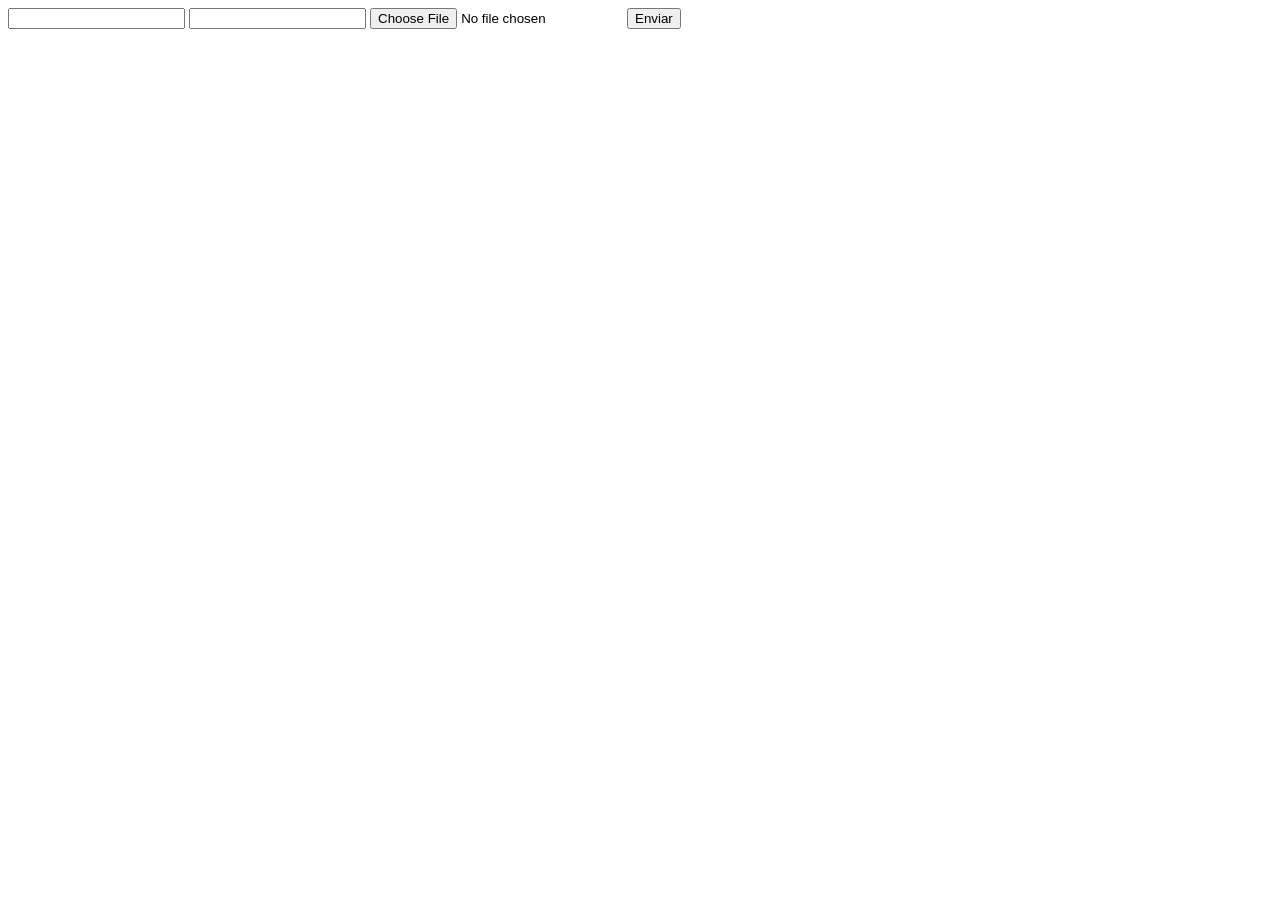
<file: web-data-viz/DOCUMENTOS_DE_APOIO/exemplo_de_upload_de_arquivo/public/index.html>
<!DOCTYPE html>
<html lang="en">

<head>
  <meta charset="UTF-8">
  <meta http-equiv="X-UA-Compatible" content="IE=edge">
  <meta name="viewport" content="width=device-width, initial-scale=1.0">
  <title>Upload</title>
</head>

<body>

  <div>
    <input name="nome" id="nome" type="text" />
    <input name="email" id="email" type="url" />
    <input name="foto" id="foto" type="file" />
    <button onclick="enviar()">Enviar</button>
  </div>

  <div id="container"></div>
</body>

</html>

<script>
  function enviar() {
    const formData = new FormData();
    formData.append('foto', foto.files[0])
    formData.append('nome', nome.value)
    formData.append('email', email.value)

    fetch("/usuarios/cadastro", {
      method: "POST",
      body: formData
    })
      .then(res => {
        window.location = "./perfil.html"
      })
      .catch(err => {
        console.log(err);
      })
  }
</script>
</file>
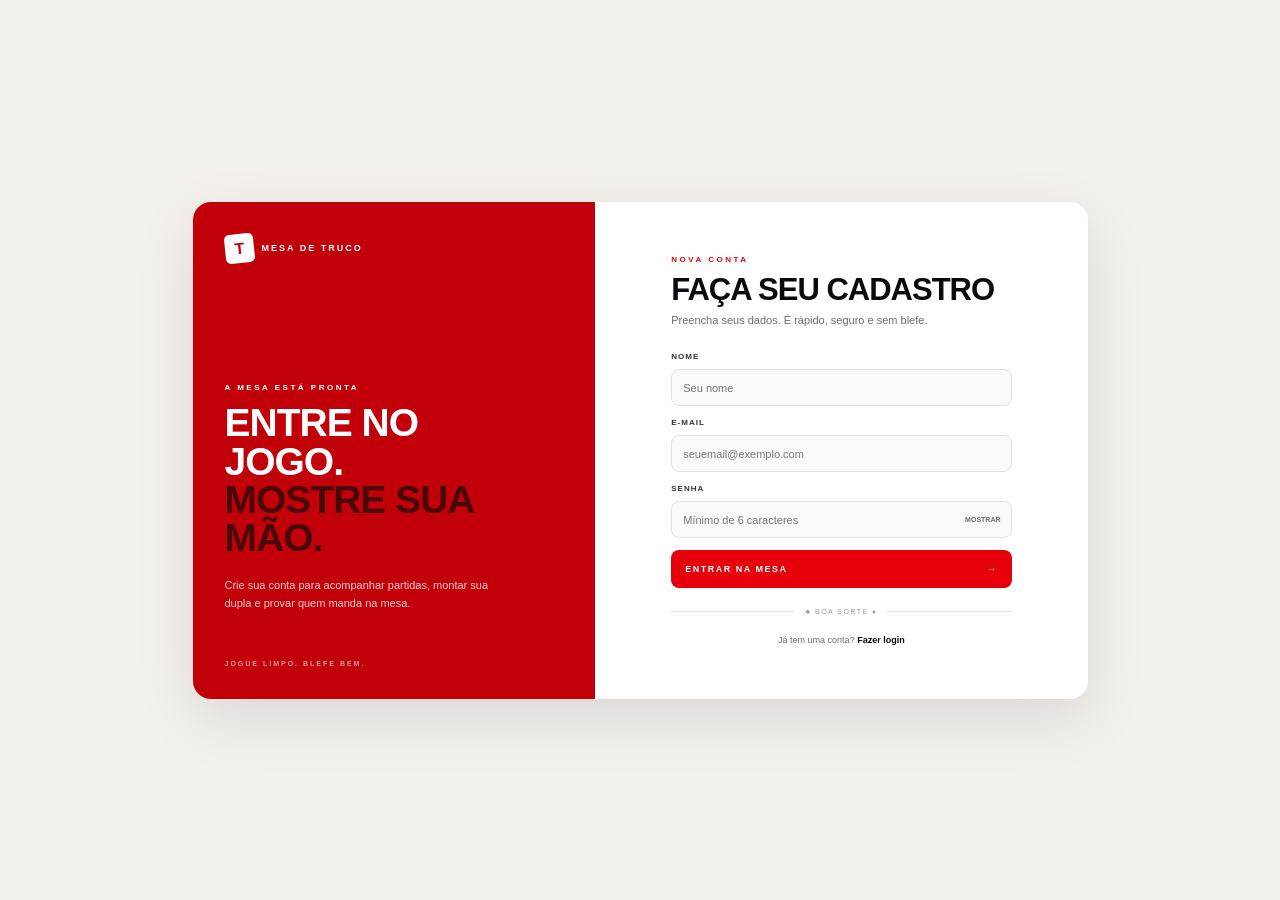
<file: web-data-viz/public/cadastro.html>
<!DOCTYPE html>
<html lang="ptBR">
<head>
    <meta charset="UTF-8">
    <meta name="viewport" content="width=device-width, initial-scale=1.0">
    <link rel="stylesheet" href="./css/cadastro.css">
    <title>Document</title>
</head>
<body>


  <main class="container">

 
    <section class="lado-esquerdo">
      <div class="logo">
        <span class="logo-icone">T</span>
        <span class="logo-nome">Mesa de Truco</span>
      </div>

      <div class="chamada">
       
        <div class="espaco-imagem"></div>

        <p class="etiqueta">A mesa está pronta</p>
        <h2>Entre no<br>jogo.<br><span>Mostre sua<br>mão.</span></h2>
        <p class="descricao">Crie sua conta para acompanhar partidas, montar sua dupla e provar quem manda na mesa.</p>
      </div>

      <p class="rodape">Jogue limpo. Blefe bem.</p>
    </section>
    <section class="lado-direito">
      <p class="etiqueta etiqueta-vermelha">Nova conta</p>
      <h1>Faça seu cadastro</h1>
      <p class="subtitulo">Preencha seus dados. É rápido, seguro e sem blefe.</p>

      <form id="form_cadastro">

         <label for="inp_nome">Nome</label>
        <div class="campo">
          <input type="text" id="inp_nome" name="nome" placeholder="Seu nome" required>
        </div>

        <label for="email">E-mail</label>
        <div class="campo">
          <input type="email" id="email" name="inp_email" placeholder="seuemail@exemplo.com" required>
        </div>

        <label for="senha">Senha</label>
        <div class="campo">
          <input type="password" id="inp_senha" name="senha" placeholder="Mínimo de 6 caracteres" minlength="6" required>
          <button type="button" class="mostrar">Mostrar</button>
        </div>

        <!-- <label for="confirmacao">Confirmação de senha</label>
        <div class="campo">
          <input type="password" id="confirmacao" name="confirmacao" placeholder="Mínimo de 6 caracteres" minlength="6" required>
          <button type="button" class="mostrar">Mostrar</button>
        </div> -->

        <button type="submit" id="bt_cadastrar" class="botao-entrar">
          <span>Entrar na mesa</span>
          <span>→</span>
        </button>
      </form>

      <!-- Mensagem de erro/sucesso devolvida pela API -->
      <p id="msg_erro" style="display:none; color:#bb2e2e; font-weight:bold; margin-top:0.8pc; font-size:0.9pc;"></p>

      <div class="divisor">♣ Boa sorte ♦</div>

      <p class="login">Já tem uma conta? <a href="./login.html">Fazer login</a></p>
    </section>

  </main>

    <script>
        // Mostra ou esconde a mensagem de retorno da API
        function mostrarMensagem(texto, cor) {
            var msg = document.getElementById("msg_erro");
            if (texto) {
                msg.textContent = texto;
                msg.style.color = cor || "#bb2e2e";
                msg.style.display = "block";
            } else {
                msg.textContent = "";
                msg.style.display = "none";
            }
        }

        function cadastrar() {
            var nomeVar = document.getElementById("inp_nome").value.trim();
            var emailVar = document.getElementById("email").value.trim();
            var senhaVar = document.getElementById("inp_senha").value;
            var botao = document.getElementById("bt_cadastrar");
            var textoOriginal = botao.innerHTML;

            // Verificando se há algum campo em branco
            if (nomeVar == "" || emailVar == "" || senhaVar == "") {
                mostrarMensagem("Preencha nome, e-mail e senha.");
                return false;
            }

            if (emailVar.indexOf("@") == -1) {
                mostrarMensagem("E-mail inválido! Use o formato nome@provedor.com.");
                return false;
            }

            mostrarMensagem("");
            botao.disabled = true;
            botao.innerHTML = "<span>Cadastrando...</span>";

            // Enviando os dados para a API (rota POST /usuarios/cadastrar)
            fetch("/usuarios/cadastrar", {
                method: "POST",
                headers: {
                    "Content-Type": "application/json",
                },
                body: JSON.stringify({
                    nomeServer: nomeVar,
                    emailServer: emailVar,
                    senhaServer: senhaVar
                }),
            })
                .then(function (resposta) {
                    console.log("Status do cadastro:", resposta.status);

                    if (resposta.ok) {
                        mostrarMensagem("Cadastro realizado com sucesso! Redirecionando para o login...", "#2e7d32");

                        setTimeout(function () {
                            window.location = "./login.html";
                        }, 1500);
                        return null;
                    }

                    // A API devolveu erro (400 campos, 409 e-mail repetido, 500 banco)
                    return resposta.text().then(function (texto) {
                        var mensagem = texto;

                        // Respostas em JSON (ex.: e-mail já cadastrado) chegam como texto
                        try {
                            var json = JSON.parse(texto);
                            mensagem = json.mensagem || texto;
                        } catch (e) {
                            // não é JSON, usa o texto cru mesmo
                        }

                        mostrarMensagem(mensagem || "Houve um erro ao tentar realizar o cadastro!");
                        botao.disabled = false;
                        botao.innerHTML = textoOriginal;
                    });
                })
                .catch(function (erro) {
                    console.log(erro);
                    mostrarMensagem("Não foi possível falar com a API. Verifique se ela está rodando.");
                    botao.disabled = false;
                    botao.innerHTML = textoOriginal;
                });

            return false;
        }

        // Impede o POST do form (que daria 404) e dispara o cadastro.
        // Assim tanto o botão quanto a tecla Enter caem aqui, uma única vez.
        document.getElementById("form_cadastro").addEventListener("submit", function (evento) {
            evento.preventDefault();
            cadastrar();
        });

        // Botão "Mostrar"/"Ocultar" da senha
        document.querySelectorAll(".mostrar").forEach(function (botaoMostrar) {
            botaoMostrar.addEventListener("click", function () {
                var input = botaoMostrar.parentElement.querySelector("input");
                if (input.type === "password") {
                    input.type = "text";
                    botaoMostrar.textContent = "Ocultar";
                } else {
                    input.type = "password";
                    botaoMostrar.textContent = "Mostrar";
                }
            });
        });
    </script>

</body>
</html>
</file>
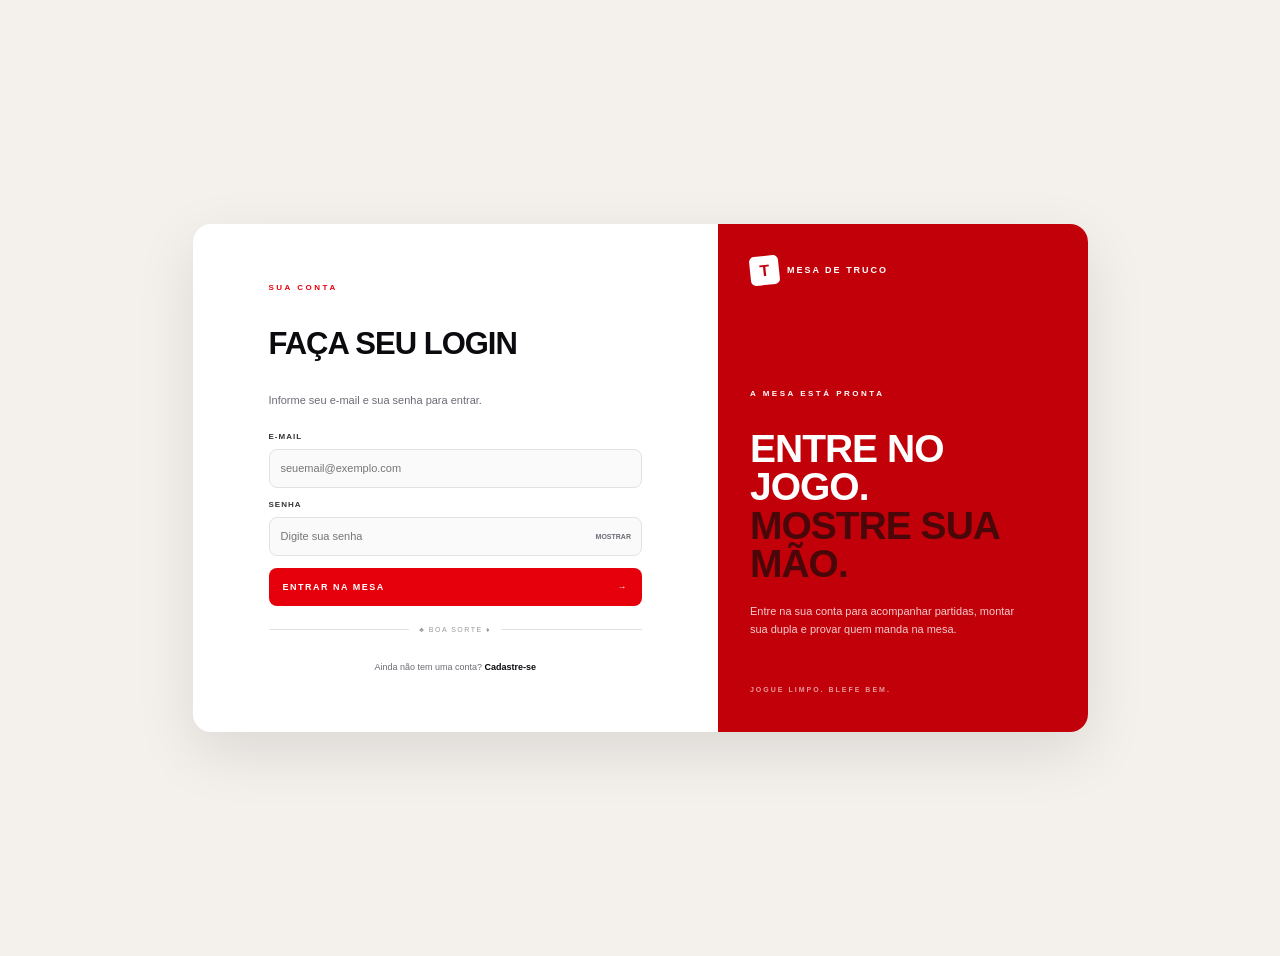
<file: web-data-viz/public/login.html>
<!DOCTYPE html>
<html lang="ptBR">
<head>
    <meta charset="UTF-8">
    <meta name="viewport" content="width=device-width, initial-scale=1.0">
    <link rel="stylesheet" href="./css/login.css">
    <title>Document</title>
</head>
<body>

  <main class="container">


    <section class="lado-formulario">
      <p class="etiqueta etiqueta-vermelha">Sua conta</p>
      <h1>Faça seu login</h1>
      <p class="subtitulo">Informe seu e-mail e sua senha para entrar.</p>

      <form id="form_login" method="post">
        <label for="email">E-mail</label>
        <div class="campo">
          <input type="email" id="email" name="email" placeholder="seuemail@exemplo.com" required>
        </div>

        <label for="senha">Senha</label>
        <div class="campo">
          <input type="password" id="senha" name="senha" placeholder="Digite sua senha" required>
          <button type="button" class="mostrar">Mostrar</button>
        </div>

        <button type="submit" id="bt_entrar" class="botao-entrar">
          <span>Entrar na mesa</span>
          <span>→</span>
        </button>
      </form>

      <!-- Mensagem de erro/sucesso devolvida pela API -->
      <p id="msg_erro" style="display:none; color:#bb2e2e; font-weight:bold; margin-top:0.8pc; font-size:0.9pc;"></p>

      <div class="divisor">♣ Boa sorte ♦</div>

      <p class="login">Ainda não tem uma conta? <a href="./cadastro.html">Cadastre-se</a></p>
    </section>


    <section class="lado-vermelho">
      <div class="logo">
        <span class="logo-icone">T</span>
        <span class="logo-nome">Mesa de Truco</span>
      </div>

      <div class="chamada">

        <div class="espaco-imagem"></div>

        <p class="etiqueta">A mesa está pronta</p>
        <h2>Entre no<br>jogo.<br><span>Mostre sua<br>mão.</span></h2>
        <p class="descricao">Entre na sua conta para acompanhar partidas, montar sua dupla e provar quem manda na mesa.</p>
      </div>
      <p class="rodape">Jogue limpo. Blefe bem.</p>
    </section>

  </main>

    <script>
        // Mostra ou esconde a mensagem de retorno da API
        function mostrarMensagem(texto, cor) {
            var msg = document.getElementById("msg_erro");
            if (texto) {
                msg.textContent = texto;
                msg.style.color = cor || "#bb2e2e";
                msg.style.display = "block";
            } else {
                msg.textContent = "";
                msg.style.display = "none";
            }
        }

        function entrar() {
            var emailVar = document.getElementById("email").value.trim();
            var senhaVar = document.getElementById("senha").value;
            var botao = document.getElementById("bt_entrar");
            var textoOriginal = botao.innerHTML;

            if (emailVar == "" || senhaVar == "") {
                mostrarMensagem("Preencha o e-mail e a senha.");
                return false;
            }

            mostrarMensagem("");
            botao.disabled = true;
            botao.innerHTML = "<span>Entrando...</span>";

            fetch("/usuarios/autenticar", {
                method: "POST",
                headers: {
                    "Content-Type": "application/json"
                },
                body: JSON.stringify({
                    emailServer: emailVar,
                    senhaServer: senhaVar
                })
            }).then(function (resposta) {
                console.log("Status do login:", resposta.status);

                if (resposta.ok) {
                    // Login aprovado: guarda a sessão e vai para a home
                    return resposta.json().then(function (json) {
                        console.log("Usuário logado:", json);
                        sessionStorage.EMAIL_USUARIO = json.email;
                        sessionStorage.NOME_USUARIO = json.nome;
                        sessionStorage.ID_USUARIO = json.id;
                        sessionStorage.AQUARIOS = JSON.stringify(json.aquarios || []);

                        window.location = "./index.html";
                    });
                }

                // Login recusado (403) ou erro na API (500)
                return resposta.text().then(function (texto) {
                    mostrarMensagem(texto || "E-mail e/ou senha inválidos.");
                    botao.disabled = false;
                    botao.innerHTML = textoOriginal;
                });

            }).catch(function (erro) {
                console.log(erro);
                mostrarMensagem("Não foi possível falar com a API. Verifique se ela está rodando.");
                botao.disabled = false;
                botao.innerHTML = textoOriginal;
            });

            return false;
        }

        // Impede o POST do form (que daria 404) e dispara o login.
        // Assim tanto o botão quanto a tecla Enter caem aqui, uma única vez.
        document.getElementById("form_login").addEventListener("submit", function (evento) {
            evento.preventDefault();
            entrar();
        });

        // Botão "Mostrar"/"Ocultar" da senha
        document.querySelectorAll(".mostrar").forEach(function (botaoMostrar) {
            botaoMostrar.addEventListener("click", function () {
                var input = botaoMostrar.parentElement.querySelector("input");
                if (input.type === "password") {
                    input.type = "text";
                    botaoMostrar.textContent = "Ocultar";
                } else {
                    input.type = "password";
                    botaoMostrar.textContent = "Mostrar";
                }
            });
        });
    </script>

</body>
</html>
</file>
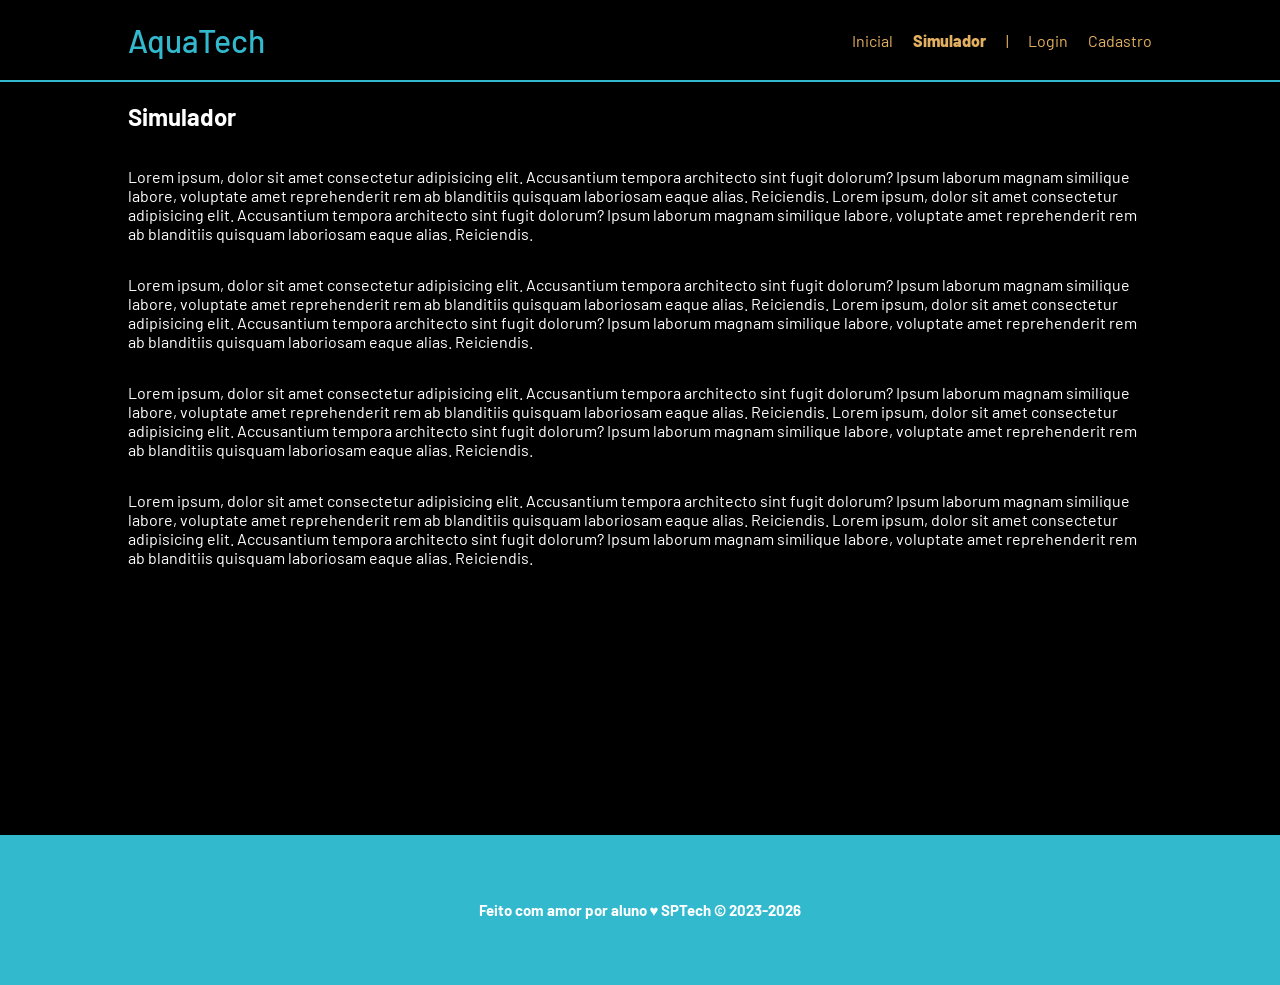
<file: web-data-viz/public/simulador.html>
<!DOCTYPE html>
<html lang="pt-br">

<head>
    <meta charset="UTF-8">
    <meta http-equiv="X-UA-Compatible" content="IE=edge">
    <meta name="viewport" content="width=device-width, initial-scale=1.0">

    <title>AquaTech | Simulador</title>

    <script src="./js/sessao.js"></script>

    <link rel="stylesheet" href="./css/estilo.css">
    <link rel="icon" href="./assets/icon/favicon2.ico">
    <link rel="preconnect" href="https://fonts.gstatic.com">
</head>

<body>

    <!--header inicio-->
    <div class="header">
        <div class="container">
            <h1 class="titulo">AquaTech</h1>
            <ul class="navbar">
                <li>
                    <a href="./index.html">Inicial</a>
                </li>
                <li class="agora">Simulador</li>
                <li>|</li>
                <li>
                    <a href="./login.html">Login</a>
                </li>
                <li>
                    <a href="./login.html">Cadastro</a>
                </li>
            </ul>
        </div>
    </div>


    <!-- simulador inicio -->
    <div class="simulador">
        <div class="container">
            <h2>Simulador</h2>
            <p>Lorem ipsum, dolor sit amet consectetur adipisicing elit. Accusantium tempora architecto sint fugit
                dolorum? Ipsum laborum magnam similique labore, voluptate amet reprehenderit rem ab blanditiis quisquam
                laboriosam eaque alias. Reiciendis. Lorem ipsum, dolor sit amet consectetur adipisicing elit.
                Accusantium tempora architecto sint fugit dolorum? Ipsum laborum magnam similique labore, voluptate amet
                reprehenderit rem ab blanditiis quisquam laboriosam eaque alias. Reiciendis.</p>
            <p>Lorem ipsum, dolor sit amet consectetur adipisicing elit. Accusantium tempora architecto sint fugit
                dolorum? Ipsum laborum magnam similique labore, voluptate amet reprehenderit rem ab blanditiis quisquam
                laboriosam eaque alias. Reiciendis. Lorem ipsum, dolor sit amet consectetur adipisicing elit.
                Accusantium tempora architecto sint fugit dolorum? Ipsum laborum magnam similique labore, voluptate amet
                reprehenderit rem ab blanditiis quisquam laboriosam eaque alias. Reiciendis.</p>
            <p>Lorem ipsum, dolor sit amet consectetur adipisicing elit. Accusantium tempora architecto sint fugit
                dolorum? Ipsum laborum magnam similique labore, voluptate amet reprehenderit rem ab blanditiis quisquam
                laboriosam eaque alias. Reiciendis. Lorem ipsum, dolor sit amet consectetur adipisicing elit.
                Accusantium tempora architecto sint fugit dolorum? Ipsum laborum magnam similique labore, voluptate amet
                reprehenderit rem ab blanditiis quisquam laboriosam eaque alias. Reiciendis.</p>
            <p>Lorem ipsum, dolor sit amet consectetur adipisicing elit. Accusantium tempora architecto sint fugit
                dolorum? Ipsum laborum magnam similique labore, voluptate amet reprehenderit rem ab blanditiis quisquam
                laboriosam eaque alias. Reiciendis. Lorem ipsum, dolor sit amet consectetur adipisicing elit.
                Accusantium tempora architecto sint fugit dolorum? Ipsum laborum magnam similique labore, voluptate amet
                reprehenderit rem ab blanditiis quisquam laboriosam eaque alias. Reiciendis.</p>

        </div>
    </div>
    <!-- simulador fim -->

    <!--footer inicio-->
    <div class="footer">
        <div class="container">
            <h4>Feito com amor por aluno &hearts; SPTech &copy; 2023-2026</h4>
        </div>
    </div>
    <!--footer fim-->


</body>

</html>
</file>
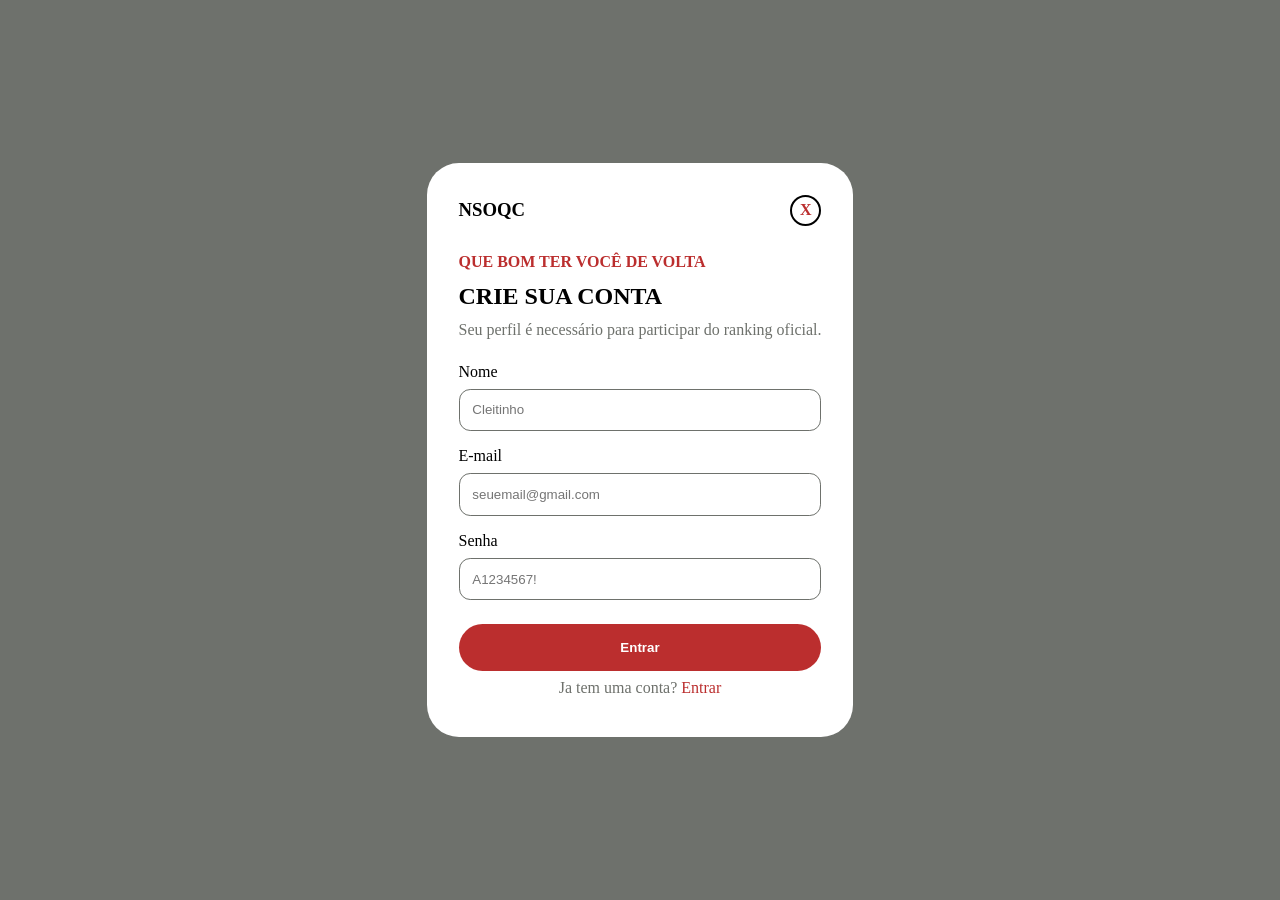
<file: web/public/cadastro.html>
<!DOCTYPE html>
<html lang="ptBR">
<head>
    <meta charset="UTF-8">
    <meta name="viewport" content="width=device-width, initial-scale=1.0">
    <link rel="stylesheet" href="./css/login.css">
    <title>Document</title>
</head>
<body>

    <section id="login">
        <div id="login_titulo">

            <div id="voltar">

                <h3>NSOQC</h3>
                <a id="x_voltar" href="./index.html">X</a>
            </div>
        
            <p class="texto_vermelho">QUE BOM TER VOCÊ DE VOLTA</p>
            <h2>CRIE SUA CONTA</h2>
            <p class="subtexto">Seu perfil é necessário para participar do ranking oficial.</p>

        </div>

        <div class="inp_campos">

            <label for="">Nome</label>
            <input type="text" id="inp_email" class="campo" placeholder="Cleitinho">
            <span></span>
        </div>
        
        <div class="inp_campos">

            <label for="">E-mail</label>
            <input type="text" id="inp_email" class="campo" placeholder="seuemail@gmail.com">
            <span></span>
        </div>
        
        <div class="inp_campos">

            <label for="">Senha</label>
            <input  type="text" id="inp_senha" class="campo" placeholder="A1234567!">
            <span></span>
        
        </div>
        <button id="bt_entrar">Entrar</button>
    
        <div id="rodape">
            <p>Ja tem uma conta?<a id="link" href="./login.html"> Entrar</a> </p>
        </div>

    </section>

</body>
</html>
</file>
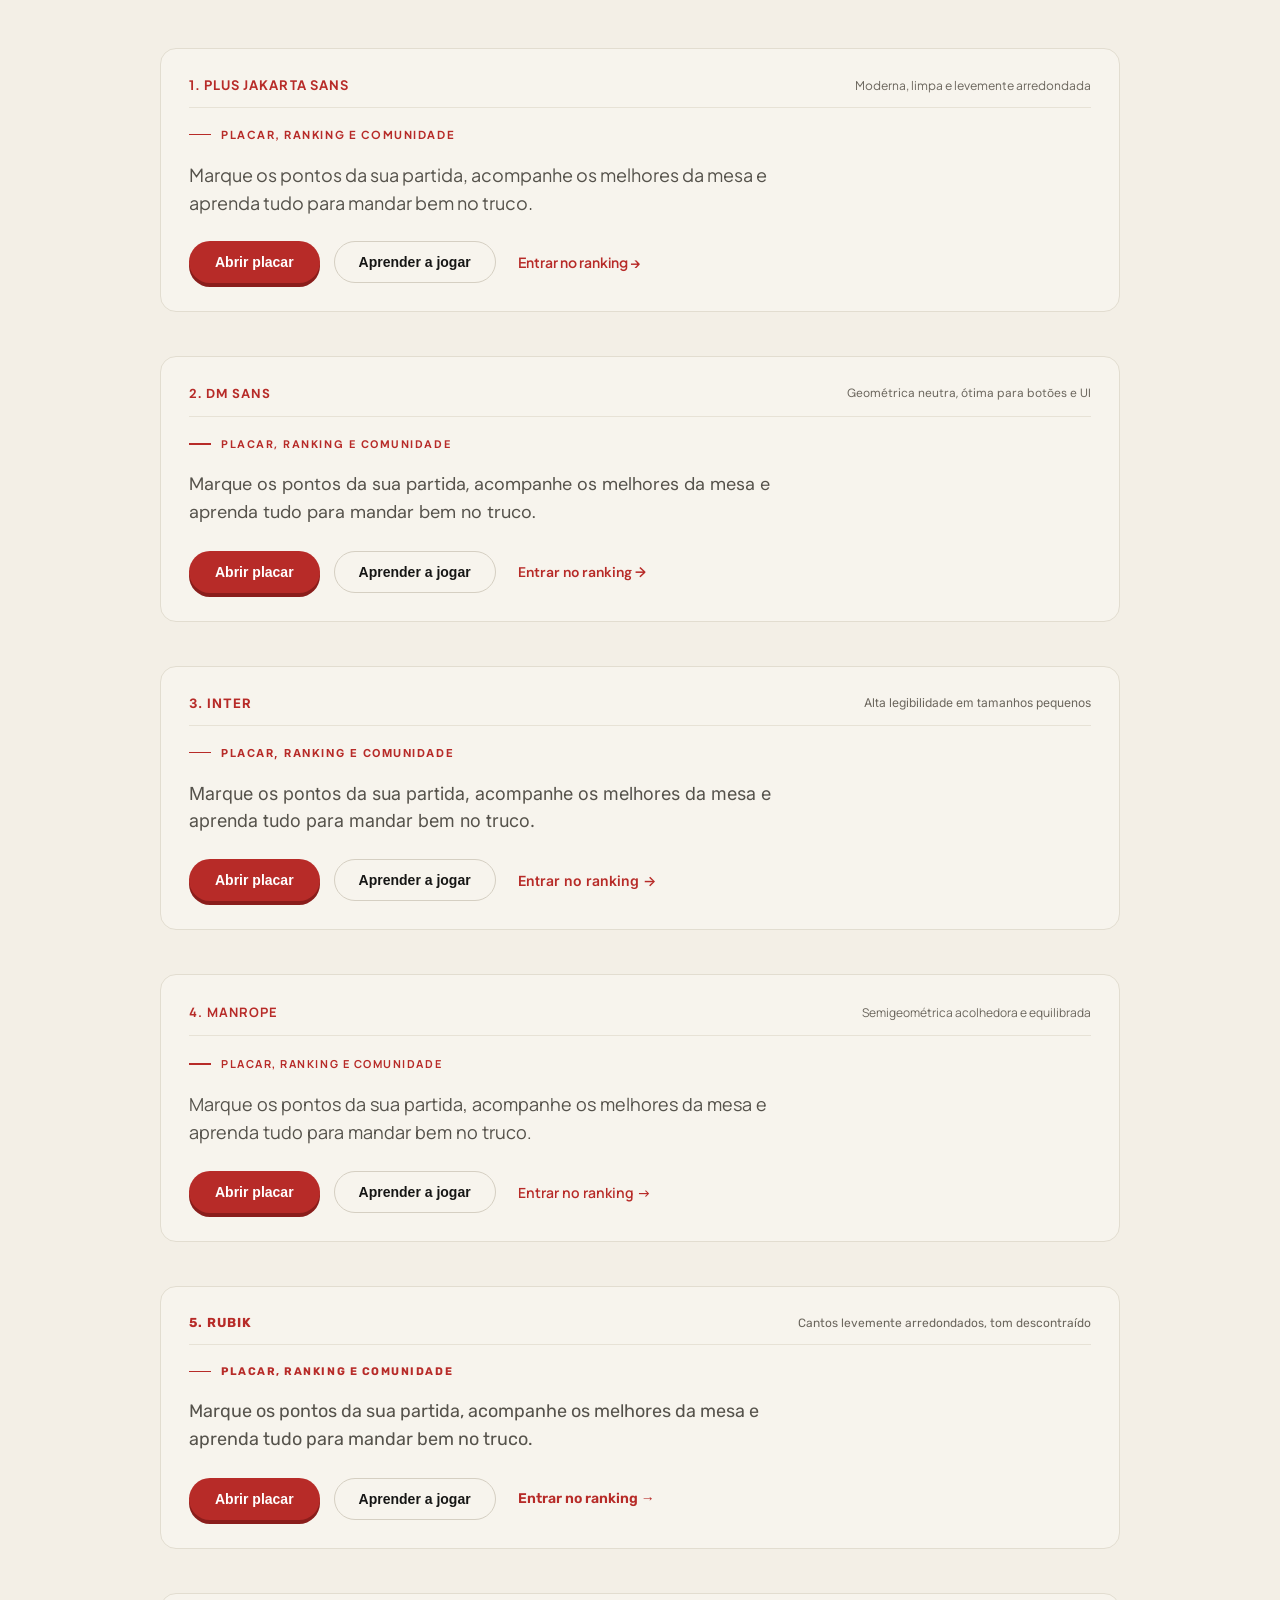
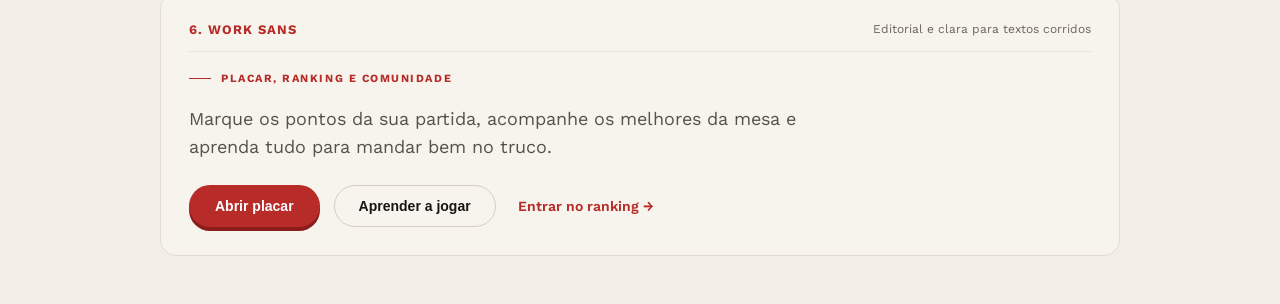
<file: web/public/fontes.html>
<!DOCTYPE html>
<html lang="pt-BR">
<head>
  <meta charset="UTF-8">
  <meta name="viewport" content="width=device-width, initial-scale=1.0">
  <title>Comparativo de Fontes — Textos Menores e Botões</title>

  <!-- Fontes do Google Fonts ideais para UI, parágrafos e botões -->
  <link rel="preconnect" href="https://fonts.googleapis.com">
  <link rel="preconnect" href="https://fonts.gstatic.com" crossorigin>
  <link href="https://fonts.googleapis.com/css2?family=DM+Sans:wght@400;500;600;700&family=Inter:wght@400;500;600;700&family=Manrope:wght@400;500;600;700&family=Plus+Jakarta+Sans:wght@400;500;600;700&family=Rubik:wght@400;500;600;700&family=Work+Sans:wght@400;500;600;700&display=swap" rel="stylesheet">

  <style>
    * {
      box-sizing: border-box;
      margin: 0;
      padding: 0;
    }

    body {
      background-color: #f3efe6;
      color: #161615;
      font-family: 'Plus Jakarta Sans', sans-serif;
      padding: 48px 24px;
    }

    .container {
      max-width: 960px;
      margin: 0 auto;
      display: flex;
      flex-direction: column;
      gap: 44px;
    }

    .card-fonte {
      background-color: #f7f4ed;
      border: 1px solid #e2ddd0;
      border-radius: 16px;
      padding: 28px;
      display: flex;
      flex-direction: column;
      gap: 20px;
    }

    .cabecalho-fonte {
      display: flex;
      justify-content: space-between;
      align-items: center;
      flex-wrap: wrap;
      gap: 8px;
      padding-bottom: 14px;
      border-bottom: 1px solid #e7e2d6;
    }

    .nome-fonte {
      font-size: 13px;
      font-weight: 700;
      letter-spacing: 0.08em;
      text-transform: uppercase;
      color: #b72b28;
    }

    .estilo-info {
      font-size: 12px;
      color: #6b665d;
    }

    /* Elementos internos do bloco */
    .etiqueta-topo {
      display: inline-flex;
      align-items: center;
      gap: 10px;
      font-size: 11px;
      font-weight: 700;
      letter-spacing: 0.14em;
      text-transform: uppercase;
      color: #b72b28;
    }

    .etiqueta-topo::before {
      content: "";
      width: 22px;
      height: 1.5px;
      background-color: #b72b28;
      display: inline-block;
    }

    .descricao {
      font-size: 18px;
      line-height: 1.55;
      color: #55524b;
      max-width: 620px;
      font-weight: 400;
    }

    .acoes {
      display: flex;
      align-items: center;
      flex-wrap: wrap;
      gap: 14px;
      padding-top: 4px;
    }

    .btn-primario {
      background-color: #b72b28;
      color: #ffffff;
      border: none;
      border-radius: 999px;
      padding: 13px 26px;
      font-size: 14px;
      font-weight: 600;
      cursor: pointer;
      box-shadow: 0 4px 0 #8a1d1b;
    }

    .btn-secundario {
      background-color: transparent;
      color: #161615;
      border: 1.5px solid #d5cfc2;
      border-radius: 999px;
      padding: 12px 24px;
      font-size: 14px;
      font-weight: 600;
      cursor: pointer;
    }

    .link-acao {
      color: #b72b28;
      font-size: 14px;
      font-weight: 600;
      text-decoration: none;
      padding: 6px 8px;
    }

    /* Famílias testadas */
    .f-jakarta { font-family: 'Plus Jakarta Sans', sans-serif; }
    .f-dmsans  { font-family: 'DM Sans', sans-serif; }
    .f-inter   { font-family: 'Inter', sans-serif; }
    .f-manrope { font-family: 'Manrope', sans-serif; }
    .f-rubik   { font-family: 'Rubik', sans-serif; }
    .f-work    { font-family: 'Work Sans', sans-serif; }
  </style>
</head>
<body>

  <main class="container">

    <!-- 1. Plus Jakarta Sans -->
    <section class="card-fonte f-jakarta">
      <div class="cabecalho-fonte">
        <span class="nome-fonte">1. Plus Jakarta Sans</span>
        <span class="estilo-info">Moderna, limpa e levemente arredondada</span>
      </div>
      <div class="etiqueta-topo">PLACAR, RANKING E COMUNIDADE</div>
      <p class="descricao">Marque os pontos da sua partida, acompanhe os melhores da mesa e aprenda tudo para mandar bem no truco.</p>
      <div class="acoes">
        <button class="btn-primario" type="button">Abrir placar</button>
        <button class="btn-secundario" type="button">Aprender a jogar</button>
        <a class="link-acao" href="#ranking">Entrar no ranking &rarr;</a>
      </div>
    </section>

    <!-- 2. DM Sans -->
    <section class="card-fonte f-dmsans">
      <div class="cabecalho-fonte">
        <span class="nome-fonte">2. DM Sans</span>
        <span class="estilo-info">Geométrica neutra, ótima para botões e UI</span>
      </div>
      <div class="etiqueta-topo">PLACAR, RANKING E COMUNIDADE</div>
      <p class="descricao">Marque os pontos da sua partida, acompanhe os melhores da mesa e aprenda tudo para mandar bem no truco.</p>
      <div class="acoes">
        <button class="btn-primario" type="button">Abrir placar</button>
        <button class="btn-secundario" type="button">Aprender a jogar</button>
        <a class="link-acao" href="#ranking">Entrar no ranking &rarr;</a>
      </div>
    </section>

    <!-- 3. Inter -->
    <section class="card-fonte f-inter">
      <div class="cabecalho-fonte">
        <span class="nome-fonte">3. Inter</span>
        <span class="estilo-info">Alta legibilidade em tamanhos pequenos</span>
      </div>
      <div class="etiqueta-topo">PLACAR, RANKING E COMUNIDADE</div>
      <p class="descricao">Marque os pontos da sua partida, acompanhe os melhores da mesa e aprenda tudo para mandar bem no truco.</p>
      <div class="acoes">
        <button class="btn-primario" type="button">Abrir placar</button>
        <button class="btn-secundario" type="button">Aprender a jogar</button>
        <a class="link-acao" href="#ranking">Entrar no ranking &rarr;</a>
      </div>
    </section>

    <!-- 4. Manrope -->
    <section class="card-fonte f-manrope">
      <div class="cabecalho-fonte">
        <span class="nome-fonte">4. Manrope</span>
        <span class="estilo-info">Semigeométrica acolhedora e equilibrada</span>
      </div>
      <div class="etiqueta-topo">PLACAR, RANKING E COMUNIDADE</div>
      <p class="descricao">Marque os pontos da sua partida, acompanhe os melhores da mesa e aprenda tudo para mandar bem no truco.</p>
      <div class="acoes">
        <button class="btn-primario" type="button">Abrir placar</button>
        <button class="btn-secundario" type="button">Aprender a jogar</button>
        <a class="link-acao" href="#ranking">Entrar no ranking &rarr;</a>
      </div>
    </section>

    <!-- 5. Rubik -->
    <section class="card-fonte f-rubik">
      <div class="cabecalho-fonte">
        <span class="nome-fonte">5. Rubik</span>
        <span class="estilo-info">Cantos levemente arredondados, tom descontraído</span>
      </div>
      <div class="etiqueta-topo">PLACAR, RANKING E COMUNIDADE</div>
      <p class="descricao">Marque os pontos da sua partida, acompanhe os melhores da mesa e aprenda tudo para mandar bem no truco.</p>
      <div class="acoes">
        <button class="btn-primario" type="button">Abrir placar</button>
        <button class="btn-secundario" type="button">Aprender a jogar</button>
        <a class="link-acao" href="#ranking">Entrar no ranking &rarr;</a>
      </div>
    </section>

    <!-- 6. Work Sans -->
    <section class="card-fonte f-work">
      <div class="cabecalho-fonte">
        <span class="nome-fonte">6. Work Sans</span>
        <span class="estilo-info">Editorial e clara para textos corridos</span>
      </div>
      <div class="etiqueta-topo">PLACAR, RANKING E COMUNIDADE</div>
      <p class="descricao">Marque os pontos da sua partida, acompanhe os melhores da mesa e aprenda tudo para mandar bem no truco.</p>
      <div class="acoes">
        <button class="btn-primario" type="button">Abrir placar</button>
        <button class="btn-secundario" type="button">Aprender a jogar</button>
        <a class="link-acao" href="#ranking">Entrar no ranking &rarr;</a>
      </div>
    </section>

  </main>

</body>
</html>
</file>
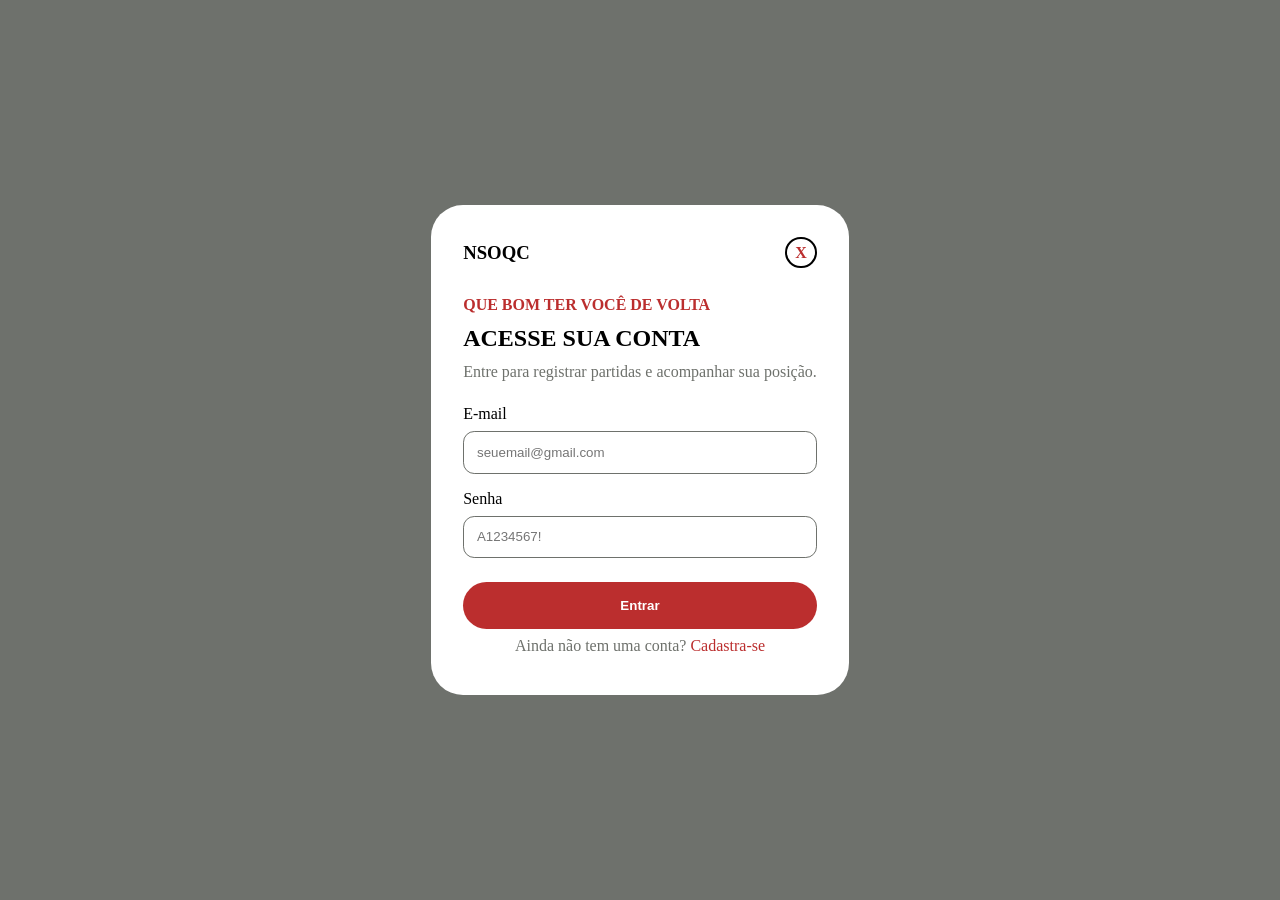
<file: web/public/login.html>
<!DOCTYPE html>
<html lang="ptBR">
<head>
    <meta charset="UTF-8">
    <meta name="viewport" content="width=device-width, initial-scale=1.0">
    <link rel="stylesheet" href="./css/login.css">
    <title>Document</title>
</head>
<body>

    <section id="login">
        <div id="login_titulo">

            <div id="voltar">

                <h3>NSOQC</h3>
                <a id="x_voltar" href="./index.html">X</a>
            </div>
        

            <p class="texto_vermelho">QUE BOM TER VOCÊ DE VOLTA</p>
            <h2>ACESSE SUA CONTA</h2>
            <p class="subtexto">Entre para registrar partidas e acompanhar sua posição.</p>

        </div>
        
        <div class="inp_campos">

            <label for="">E-mail</label>
            <input type="text" id="inp_email" class="campo" placeholder="seuemail@gmail.com">
            <span></span>
        </div>
        
        <div class="inp_campos">

            <label for="">Senha</label>
            <input  type="text" id="inp_senha" class="campo" placeholder="A1234567!">
            <span></span>
        
        </div>
        <button id="bt_entrar">Entrar</button>
    
        <div id="rodape">
            <p>Ainda não tem uma conta?  <a href="./cadastro.html">Cadastra-se</a> </p>
        </div>

    </section>

</body>
</html>
</file>
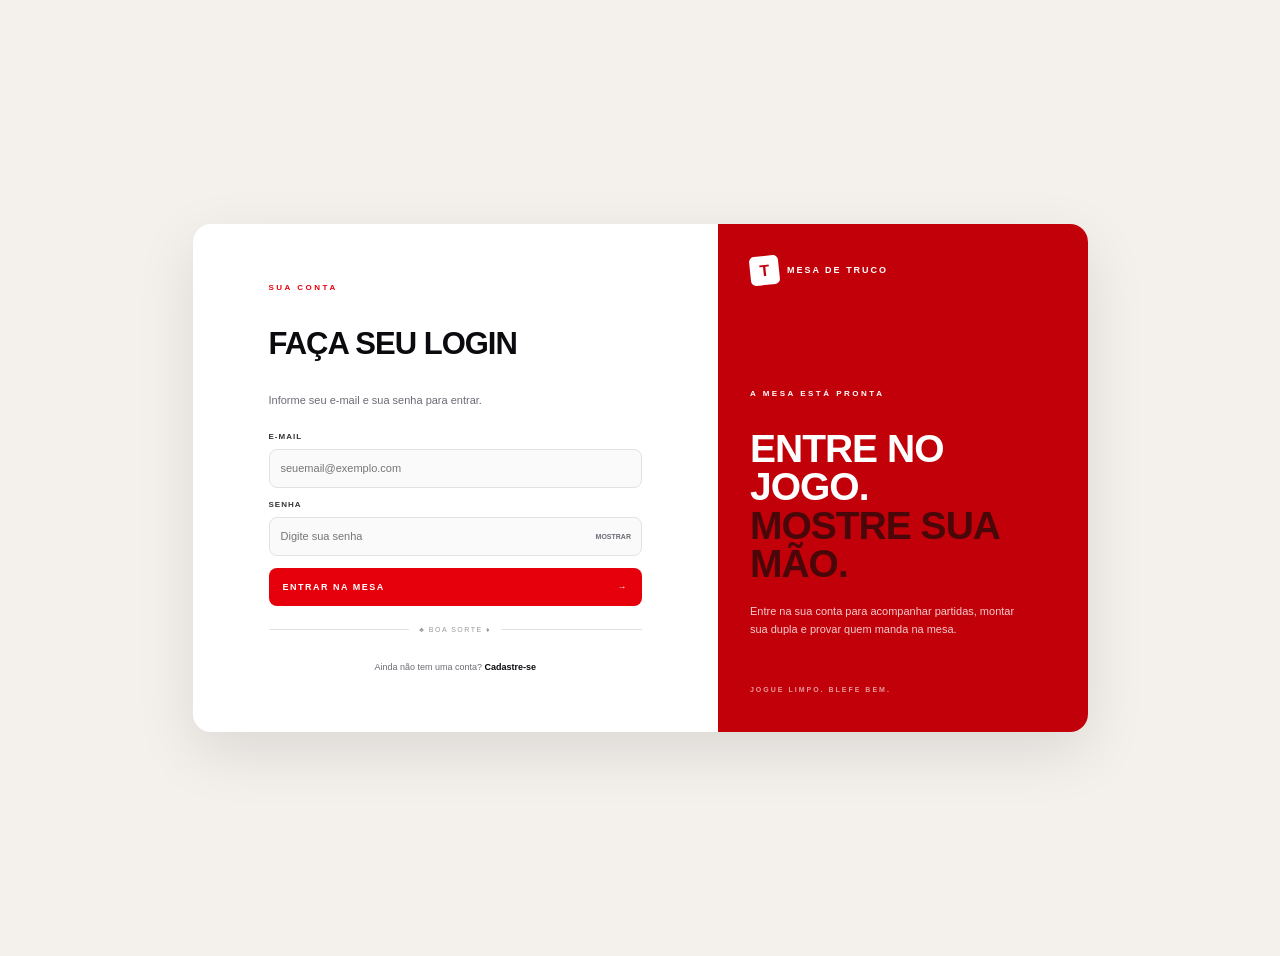
<file: web-data-viz/public/dashboard/cards.html>
<!DOCTYPE html>
<html lang="pt-br">

<head>
    <link rel="shortcut icon" href="../assets/icon/favicon2.ico" type="image/x-icon">
    <meta charset="UTF-8">
    <meta http-equiv="X-UA-Compatible" content="IE=edge">
    <meta name="viewport" content="width=device-width, initial-scale=1.0">
    <title>AquaTech | Tempo Real</title>


    <link rel="stylesheet" href="./../css/dashboards.css">
    <link rel="stylesheet" href="./../css/estilo.css" />

    <script src="../js/sessao.js"></script>
    <script src="../js/alerta.js"></script>
    <link rel="preconnect" href="https://fonts.gstatic.com">
    <link
        href="https://fonts.googleapis.com/css2?family=Exo+2:ital,wght@0,100;0,200;0,300;0,400;0,500;0,600;0,700;0,800;0,900;1,100;1,200;1,300;1,400;1,500;1,600;1,700;1,800;1,900&display=swap"
        rel="stylesheet">
</head>

<body onload="validarSessao(), exibirAquarios(),  atualizacaoPeriodica()">

    <div class="janela">

        <div class="header-left dash-header">

            <h1>AquaTech</h1>

            <div class="hello">
                <h3>Olá, <span id="b_usuario">usuário</span>!</h3>
            </div>

            <div class="btn-nav">
                <h3>Aquários e Terrários</h3>
            </div>

            <div class="btn-nav-white">
                <a href="./dashboard.html">
                    <h3>Gráficos</h3>
                </a>
            </div>

            <div class="btn-nav-white">
                <a href="./mural.html">
                    <h3>Mural de Avisos</h3>
                </a>
            </div>

            <div class="btn-logout" onclick="limparSessao()">
                <h3>Sair</h3>
            </div>

        </div>

        <div class="dash">
            <div id="alerta">
            </div>
            <div class="area-parametros-alerta">
                <p class="titulo-legenda">
                    Legenda - Parâmetros para Alertas
                </p>
                <div class="parametros-alerta">
                    <div class="item-regua perigo-frio">
                        <p>Perigo</p>
                        <p>&lt;=5°C</p>
                    </div>
                    <div class="item-regua alerta-frio">
                        <p>Alerta</p>
                        <p>&lt;=10°C</p>
                    </div>
                    <div class="item-regua ideal">
                        <p>Ideal</p>
                        <p>20°C</p>
                    </div>
                    <div class="item-regua alerta-quente">
                        <p>Alerta</p>
                        <p>&gt;=22°C</p>
                    </div>
                    <div class="item-regua perigo-quente">
                        <p>Perigo</p>
                        <p>&gt;=23°C</p>
                    </div>
                </div>
            </div>

            <div class="cards" id="cardAquarios">

            </div>

        </div>

    </div>

</body>

<script>

    function exibirAquarios() {
        JSON.parse(sessionStorage.AQUARIOS).forEach(item => {
            document.getElementById("cardAquarios").innerHTML += `
                    <div class="card-aquario">
                        <div class="title-aquario">
                            <h1>${item.descricao}</h1>
                        </div>
                        <div class="desc-aquario">
                        <div class="temperatura">
                            <p id="temp_aquario_${item.id}">-°C</p>
                        </div>
                        <div class="cor-alerta" id="card_${item.id}"></div>
                    </div>
                    </div>
                    `
        });
    }

</script>

</html>
</file>
<file: web-data-viz/public/css/cadastro.css>
* {
  margin: 0;
  padding: 0;
  box-sizing: border-box;
}

body {
  font-family: 'Ubuntu', Arial, sans-serif;
  background-color: #f4f0ec;
  min-height: 100vh;
  display: flex;
  justify-content: center;
  align-items: center;
  padding: 20px;
}

/* ===== Cartão principal ===== */
.container {
  display: flex;
  width: 100%;
  max-width: 895px;
  min-height: 497px;
  background-color: #fff;
  border-radius: 18px;
  overflow: hidden;
  box-shadow: 0 20px 60px rgba(0, 0, 0, 0.1);
}

/* ===== Lado esquerdo ===== */
.lado-esquerdo {
  width: 45%;
  background-color: #c20009;
  color: #fff;
  padding: 32px;
  display: flex;
  flex-direction: column;
  justify-content: space-between;
  gap: 30px;
}

.logo {
  display: flex;
  align-items: center;
  gap: 8px;
}

.logo-icone {
  width: 29px;
  height: 29px;
  background-color: #fff;
  color: #c20009;
  border-radius: 5px;
  font-weight: 700;
  display: flex;
  justify-content: center;
  align-items: center;
  transform: rotate(-6deg);
}

.logo-nome {
  font-size: 9px;
  font-weight: 700;
  letter-spacing: 2px;
  text-transform: uppercase;
}

.espaco-imagem {
  width: 128px;
  height: 56px;
  margin-bottom: 18px;
}

.etiqueta {
  font-size: 8px;
  font-weight: 700;
  letter-spacing: 2.5px;
  text-transform: uppercase;
  margin-bottom: 12px;
}

.lado-esquerdo h2 {
  font-size: 39px;
  line-height: 0.98;
  letter-spacing: -1px;
  text-transform: uppercase;
  margin-bottom: 20px;
}

.lado-esquerdo h2 span {
  color: #4a0709;
}

.descricao {
  font-size: 11px;
  line-height: 1.6;
  max-width: 270px;
  opacity: 0.8;
}

.rodape {
  font-size: 7px;
  font-weight: 700;
  letter-spacing: 2px;
  text-transform: uppercase;
  opacity: 0.6;
}

/* ===== Lado direito ===== */
.lado-direito {
  width: 55%;
  padding: 42px 76px;
  display: flex;
  flex-direction: column;
  justify-content: center;
}

.etiqueta-vermelha {
  color: #e6000c;
  margin-bottom: 8px;
}

h1 {
  font-size: 31px;
  color: #0b0b0f;
  letter-spacing: -1px;
  text-transform: uppercase;
}

.subtitulo {
  font-size: 11px;
  color: #6b6b75;
  margin: 6px 0 26px;
}

/* ===== Formulário ===== */
label {
  display: block;
  font-size: 8px;
  font-weight: 700;
  letter-spacing: 1px;
  text-transform: uppercase;
  color: #333;
  margin-bottom: 8px;
}

.campo {
  display: flex;
  align-items: center;
  height: 37px;
  background-color: #fafafa;
  border: 1px solid #e2e2e5;
  border-radius: 8px;
  margin-bottom: 12px;
}

.campo:focus-within {
  border-color: #e6000c;
}

.campo input {
  flex: 1;
  min-width: 0;
  height: 100%;
  padding: 0 11px;
  border: none;
  outline: none;
  background: transparent;
  font-family: inherit;
  font-size: 11px;
}

.mostrar {
  border: none;
  background: transparent;
  padding: 0 10px;
  font-family: inherit;
  font-size: 7px;
  font-weight: 700;
  text-transform: uppercase;
  color: #6b6b75;
  cursor: pointer;
}

.botao-entrar {
  width: 100%;
  height: 38px;
  padding: 0 14px;
  margin-top: 2px;
  display: flex;
  justify-content: space-between;
  align-items: center;
  background-color: #e6000c;
  color: #fff;
  border: none;
  border-radius: 8px;
  font-family: inherit;
  font-size: 9px;
  font-weight: 700;
  letter-spacing: 1.5px;
  text-transform: uppercase;
  cursor: pointer;
}

.botao-entrar:hover {
  background-color: #c20009;
}

/* ===== Divisor e link de login ===== */
.divisor {
  display: flex;
  align-items: center;
  gap: 10px;
  margin: 20px 0;
  font-size: 7px;
  letter-spacing: 1.5px;
  text-transform: uppercase;
  color: #999;
}

.divisor::before,
.divisor::after {
  content: "";
  flex: 1;
  height: 1px;
  background-color: #e2e2e5;
}

.login {
  text-align: center;
  font-size: 9px;
  color: #6b6b75;
}

.login a {
  color: #0b0b0f;
  font-weight: 700;
  text-decoration: none;
}
</file>
<file: web-data-viz/public/css/login.css>
:root{
    --preto: #000000;
    --vermelho :#bb2e2e ;
    --amarelo: #f1c75b; 
    --borda_placar: #383835;

    --bt_menosUm: #2e312d;
    --borda_btMeno: #4e4f4c;
    --botao_truco:  #373325; 
    --borda_bttruco: #816f3a;
    --cor_bt: #8c8672;

    --cor_subTitulo: #6e716c;
}

** {
  margin: 0;
  padding: 0;
  box-sizing: border-box;
}

body {
  font-family: 'Ubuntu', Arial, sans-serif;
  background-color: #f4f0ec;
  min-height: 100vh;
  display: flex;
  justify-content: center;
  align-items: center;
  padding: 20px;
}

/* ===== Cartão principal ===== */
.container {
  display: flex;
  width: 100%;
  max-width: 895px;
  min-height: 497px;
  background-color: #fff;
  border-radius: 18px;
  overflow: hidden;
  box-shadow: 0 20px 60px rgba(0, 0, 0, 0.1);
}

/* ===== Lado vermelho ===== */
.lado-vermelho {
  width: 45%;
  background-color: #c20009;
  color: #fff;
  padding: 32px;
  display: flex;
  flex-direction: column;
  justify-content: space-between;
  gap: 30px;
}

.logo {
  display: flex;
  align-items: center;
  gap: 8px;
}

.logo-icone {
  width: 29px;
  height: 29px;
  background-color: #fff;
  color: #c20009;
  border-radius: 5px;
  font-weight: 700;
  display: flex;
  justify-content: center;
  align-items: center;
  transform: rotate(-6deg);
}

.logo-nome {
  font-size: 9px;
  font-weight: 700;
  letter-spacing: 2px;
  text-transform: uppercase;
}

.espaco-imagem {
  width: 128px;
  height: 56px;
  margin-bottom: 18px;
}

.etiqueta {
  font-size: 8px;
  font-weight: 700;
  letter-spacing: 2.5px;
  text-transform: uppercase;
  margin-bottom: 12px;
}

.lado-vermelho h2 {
  font-size: 39px;
  line-height: 0.98;
  letter-spacing: -1px;
  text-transform: uppercase;
  margin-bottom: 20px;
}

.lado-vermelho h2 span {
  color: #4a0709;
}

.descricao {
  font-size: 11px;
  line-height: 1.6;
  max-width: 270px;
  opacity: 0.8;
}

.rodape {
  font-size: 7px;
  font-weight: 700;
  letter-spacing: 2px;
  text-transform: uppercase;
  opacity: 0.6;
}

/* ===== Lado do formulário ===== */
.lado-formulario {
  width: 55%;
  padding: 42px 76px;
  display: flex;
  flex-direction: column;
  justify-content: center;
}

.etiqueta-vermelha {
  color: #e6000c;
  margin-bottom: 8px;
}

h1 {
  font-size: 31px;
  color: #0b0b0f;
  letter-spacing: -1px;
  text-transform: uppercase;
}

.subtitulo {
  font-size: 11px;
  color: #6b6b75;
  margin: 6px 0 26px;
}

/* ===== Formulário ===== */
label {
  display: block;
  font-size: 8px;
  font-weight: 700;
  letter-spacing: 1px;
  text-transform: uppercase;
  color: #333;
  margin-bottom: 8px;
}

.campo {
  display: flex;
  align-items: center;
  height: 37px;
  background-color: #fafafa;
  border: 1px solid #e2e2e5;
  border-radius: 8px;
  margin-bottom: 12px;
}

.campo:focus-within {
  border-color: #e6000c;
}

.campo input {
  flex: 1;
  min-width: 0;
  height: 100%;
  padding: 0 11px;
  border: none;
  outline: none;
  background: transparent;
  font-family: inherit;
  font-size: 11px;
}

.mostrar {
  border: none;
  background: transparent;
  padding: 0 10px;
  font-family: inherit;
  font-size: 7px;
  font-weight: 700;
  text-transform: uppercase;
  color: #6b6b75;
  cursor: pointer;
}

.botao-entrar {
  width: 100%;
  height: 38px;
  padding: 0 14px;
  margin-top: 2px;
  display: flex;
  justify-content: space-between;
  align-items: center;
  background-color: #e6000c;
  color: #fff;
  border: none;
  border-radius: 8px;
  font-family: inherit;
  font-size: 9px;
  font-weight: 700;
  letter-spacing: 1.5px;
  text-transform: uppercase;
  cursor: pointer;
}

.botao-entrar:hover {
  background-color: #c20009;
}

/* ===== Divisor e link de login ===== */
.divisor {
  display: flex;
  align-items: center;
  gap: 10px;
  margin: 20px 0;
  font-size: 7px;
  letter-spacing: 1.5px;
  text-transform: uppercase;
  color: #999;
}

.divisor::before,
.divisor::after {
  content: "";
  flex: 1;
  height: 1px;
  background-color: #e2e2e5;
}

.login {
  text-align: center;
  font-size: 9px;
  color: #6b6b75;
}

.login a {
  color: #0b0b0f;
  font-weight: 700;
  text-decoration: none;
}
</file>
<file: web-data-viz/public/css/estilo.css>
@import url('https://fonts.googleapis.com/css2?family=Barlow:ital,wght@0,100;0,200;0,300;0,400;0,500;0,600;0,700;0,800;0,900;1,100;1,200;1,300;1,400;1,500;1,600;1,700;1,800;1,900&display=swap');

body {
  margin: 0;
  padding: 0;
  font-family: 'Barlow', 'Segoe UI', 'Segoe UI', Tahoma, Geneva, Verdana, sans-serif;
  background-color: black;
}

:root {
  --tamanho-header: 80px;
  --tamanho-banner: calc(100vh - var(--tamanho-header) - var(--tamanho-footer) - 2px);
  --tamanho-simulador: calc(100vh - var(--tamanho-header) - var(--tamanho-footer) - 2px);
  --tamanho-login: calc(100vh - var(--tamanho-header) - var(--tamanho-footer) - 2px);
  --tamanho-footer: 65px;
}

.container {
  display: flex;
  width: 80%;
  margin: auto;
}

.header {
  height: var(--tamanho-header);
  border-bottom: 2px solid #32b9cd;
}

.header .container {
  justify-content: space-between;
  align-items: center;
  height: 100%;
}

.header a {
  text-decoration: none;
  color: #e3b062;
}

.agora {
  font-weight: 800;
}

.navbar {
  width: 300px;
  display: flex;
  align-items: center;
  justify-content: space-between;
  list-style: none;
  color: #e3b062;
}

.titulo {
  color: #32b9cd;
  width: fit-content;
  font-weight: 500;
}

.header h1 {
  margin: 0;
}

/* BANNER */

.banner {
  height: var(--tamanho-banner);
  color: white;
  background-image: url('../assets/imgs/bg-jelly-fish-para-home.png');
  background-size: cover;
}

.banner .container {
  justify-content: center;
  align-items: center;
  height: 100%;
}

.banner .container p {
  width: 50%;
  margin: 0;
  padding: 0;
  font-size: 36px;
}

.banner .container span {
  font-weight: 800;
}

/* MISSÃO VISÃO VALORES */

.social {
  background-color: #e5e5e5;
  display: flex;
}

.social .container {
  justify-content: center;
}

.box img {
  width: 170px;
}

.social .container .boxes {
  display: flex;
  justify-content: space-between;
  width: 100%;
  padding: 30px 0;
}

.social p {
  text-align: center;
}

.box {
  display: flex;
  flex-direction: column;
  align-items: center;
}

/* FOOTER */

.footer {
  background-color: #32b9cd;
  height: 150px;
  color: #fff;
  display: flex;
  font-size: 15px;
}

.footer .container {
  justify-content: center;
  text-align: center;
}

.footer .container .version {
  font-size: 12px;
}

/* LOGIN */

.login {
  height: var(--tamanho-login);
  background-image: url('../assets/imgs/bg-jelly-fish-para-home.png');
  background-size: cover;
}

.login .container {
  justify-content: center;
  align-items: center;
  height: 100%;
}

.card {
  width: 50%;
  background-color: #e5e5e5;
  border-radius: 10px;
  display: flex;
  align-items: center;
  justify-content: space-evenly;
  color: palevioletred;
  flex-direction: column;
  height: fit-content;
  padding: 20px 0;
}

.card h2 {
  margin: 0;
  font-size: 30px;
}

.formulario {
  display: flex;
  height: 90%;
  width: 80%;
  justify-content: space-around;
  flex-direction: column;
}

.formulario span {
  font-size: 15px;
  font-weight: 800;
}

.formulario input {
  border: 2px solid #32b9cd;
  text-align: center;
  border-radius: 10px;
  margin: 0;
}

.formulario select {
  border: 2px solid #32b9cd;
  background-color: white;
  color: gray;
  height: 36px;
  text-align: center;
  border-radius: 10px;
  margin: 0;
}

.campo {
  display: flex;
  flex-direction: column;
  justify-content: start;
  padding: 5px 0;
}

.botao {
  cursor: pointer;
  font-family: "Barlow", sans-serif;
  border: 0;
  border-radius: 5px;
  font-weight: 600;
  font-size: 18px;
  color: #fff;
  background-color: #ED145B;
  width: 120px;
  height: 30px;
  align-self: center;
  margin-top: 20px;
}

.loading-div {
  width: 50px;
  display: none;
}

.loading-div img {
  height: 50px;
  width: 50px;
}

#div_erros_login {
  display: none
}

/* FORMULARIO */

.alerta_erro{
  display: flex;
  justify-content: flex-end;
}

.card_erro {
  display: none;
  background-color: #fff;
  color: black;
  width: 230px;
  position: fixed;
  border-radius: 4px;
  border: #ED145B 3px solid;
  padding: 10px;
  margin-right: 10%;
}

.card_erro #mensagem_erro{
  font-weight: 500;
  font-size: 20px;
}

.formulario .tipo_campo {
  font-size: 20px;
  font-weight: 600 !important;
}

.formulario {
  display: flex;
  flex-direction: column;
}

input {
  margin-bottom: 10px;
  border: 2px solid #32b9cd;
  padding: 10px;
  text-align: center;
  border-radius: 10px;
}

.btn {
  font-family: "Barlow", sans-serif;
  border: 0;
  border-radius: 5px;
  font-weight: 600;
  font-size: 18px;
  padding: 10px 15px;
  color: white;
  background-color: #ED145B;
  width: 120px;
  align-self: center;
  margin-top: 5px;
}

.loading-div {
  width: 50px;
  margin: auto;
  display: none;
}

.loading-div img {
  height: 50px;
  width: 50px;
}

/* SIMULADOR */

.simulador {
  color: white;
}

.simulador .container {
  flex-direction: column;
  overflow: scroll; 
  height: var(--tamanho-simulador);
}

/* ALERTA */

#alerta {
  position: absolute;
  right: 0;
  bottom: 0;
}

.mensagem-alarme {
  background-color: white;
  border-radius: 5px;
  width: 300px;
  height: 80px;
  margin: 10px;
  padding: 10px 0;
  display: flex;
  justify-content: space-evenly;
  align-items: center;
}

.mensagem-alarme h3 {
  font-size: 14px;
  margin: 0;
}

.mensagem-alarme .informacao {
  width: 66%;
}

.alarme-sino {
  width: 48px;
  height: 48px;
  animation-name: bell;
  animation-duration: 4s;
  background-image: url('https://cdn-icons-png.flaticon.com/512/1157/1157000.png');
  background-size: cover;
  animation-iteration-count: infinite;
}

@keyframes bell {
  0%   {transform: rotate(25deg)}
  25%  {transform: rotate(-25deg)}
  50%  {transform: rotate(25deg)}
  75%  {transform: rotate(-25deg)}
  100% {transform: rotate(25deg)}
}
</file>
<file: web/public/css/login.css>
:root{
    --preto: #000000;
    --vermelho :#bb2e2e ;
    --amarelo: #f1c75b; 
    --borda_placar: #383835;

    --bt_menosUm: #2e312d;
    --borda_btMeno: #4e4f4c;
    --botao_truco:  #373325; 
    --borda_bttruco: #816f3a;
    --cor_bt: #8c8672;

    --cor_subTitulo: #6e716c;
}

*{
    margin: 0;
    padding: 0;
    text-decoration: none;
    border: none;
    
}

body{

    background-color: #6e716c;
    display: grid;
    align-items: center;
    justify-content: center;
    min-height: 100vh;
    
}

#login_titulo{
    display: flex;
    flex-direction: column;
    gap: 0.7pc;
}
#voltar{
    display: flex;
    align-items: center;
    justify-content: space-between;
    margin-bottom: 1pc;
}
#x_voltar{
    font-weight: bold;
    border: 2px solid #000000;
    border-radius: 2pc;
    padding: 0.3pc 0.5pc;
    color: var(--vermelho);
}


#login{
    background-color: white;
    border-radius: 2pc;
    max-height: 80vh;
    display: flex;
    flex-direction: column;
    padding: 2pc ;


}

.texto_vermelho{
    color: var(--vermelho);
    font-weight: bold;
}
.subtexto{
    color: var(--cor_subTitulo);
    margin-bottom: 1pc;
}


.campo{
    border: 1px solid var(--cor_subTitulo);
    padding: 0.8pc;
    border-radius: 0.7pc;

}

.inp_campos{
    margin: 0.5pc 0;
    display: flex;
    flex-direction: column;
    
}

.inp_campos label{
    margin-bottom: 0.5pc;
}

#bt_entrar{
    color: white;
    font-weight: bold;
    background-color: var(--vermelho);
    padding: 1pc; 
    border-radius: 2pc;
    margin-top: 1pc;
}

#rodape{
    display: flex;
    justify-content: center;
    margin: 0.5pc;

}

#rodape a {
    color: var(--vermelho);
}

#rodape p{
    color: var(--cor_subTitulo);
}

#link ::selection{
    border: 2pc solid black;
}
</file>
<file: web-data-viz/public/css/dashboards.css>
:root {
  --red: #d11f36;
  --red-dark: #b5152a;
  --red-soft: #fdecee;
  --ink: #1d1a1b;
  --muted: #8a8486;
  --line: #eeeaea;
  --bg: #f7f5f4;
  --card: #ffffff;
  --radius: 16px;
}

* { box-sizing: border-box; margin: 0; padding: 0; }

body {
  font-family: "Plus Jakarta Sans", "Segoe UI", system-ui, sans-serif;
  color: var(--ink);
  background: var(--bg);
  -webkit-font-smoothing: antialiased;
}

button { font-family: inherit; cursor: pointer; border: 0; background: none; }
a { text-decoration: none; color: inherit; }
ul { list-style: none; }

.app {
  display: grid;
  grid-template-columns: 180px 1fr;
  min-height: 100vh;
}

/* ============ SIDEBAR ============ */
.sidebar {
  position: sticky;
  top: 0;
  height: 100vh;
  display: flex;
  flex-direction: column;
  padding: 24px 16px 18px;
  color: #fff;
  background: linear-gradient(180deg, #d9213a 0%, #c11a30 55%, #b5152a 100%);
}

.brand {
  display: flex;
  align-items: center;
  gap: 8px;
  padding: 0 4px;
  margin-bottom: 44px;
}
.brand-logo {
  width: 30px; height: 30px;
  display: grid; place-items: center;
  background: #fff;
  color: var(--red);
  font-weight: 800;
  font-size: 18px;
  border-radius: 8px;
  transform: rotate(-4deg);
  box-shadow: 0 4px 10px rgba(0, 0, 0, .18);
}
.brand-name {
  font-weight: 800;
  font-size: 16px;
  letter-spacing: 1.2px;
}

.nav { display: flex; flex-direction: column; gap: 4px; }

.nav-item {
  display: flex;
  align-items: center;
  gap: 10px;
  padding: 11px 12px;
  border-radius: 10px;
  font-size: 12px;
  font-weight: 600;
  color: rgba(255, 255, 255, .92);
  transition: background .2s;
}
.nav-item svg { width: 17px; height: 17px; flex-shrink: 0; }
.nav-item:hover { background: rgba(255, 255, 255, .12); }
.nav-item.active {
  background: #fff;
  color: var(--red);
  box-shadow: 0 6px 14px rgba(0, 0, 0, .12);
}

.sidebar-bottom { margin-top: auto; }
.settings { padding-left: 8px; margin-bottom: 14px; }
.settings svg { width: 18px; height: 18px; }

.user {
  display: flex;
  align-items: center;
  gap: 8px;
  padding: 16px 4px 0;
  border-top: 1px solid rgba(255, 255, 255, .22);
}
.avatar {
  position: relative;
  width: 30px; height: 30px;
  display: grid; place-items: center;
  border-radius: 50%;
  background: #fff;
  color: var(--red);
  font-size: 10px;
  font-weight: 800;
  flex-shrink: 0;
}
.avatar .status {
  position: absolute;
  right: -1px; bottom: -1px;
  width: 8px; height: 8px;
  background: #fff;
  border: 2px solid var(--red-dark);
  border-radius: 50%;
}
.user-name { font-size: 10.5px; font-weight: 700; flex: 1; }
.chev { width: 14px; height: 14px; opacity: .85; }

/* ============ MAIN ============ */
.main {
  padding: 36px 36px 30px 38px;
  background:
    radial-gradient(520px 260px at 100% 0%, rgba(209, 31, 54, .08), transparent 70%),
    var(--bg);
}

.header {
  display: flex;
  justify-content: space-between;
  align-items: flex-start;
  margin-bottom: 20px;
}

.eyebrow {
  display: block;
  font-size: 8px;
  font-weight: 800;
  letter-spacing: 1.4px;
  color: var(--red);
  margin-bottom: 6px;
}

h1 {
  font-size: 28px;
  font-weight: 800;
  letter-spacing: -.5px;
  line-height: 1.1;
}
h1 .spade { color: var(--red); font-size: 14px; vertical-align: middle; }

.subtitle { margin-top: 6px; font-size: 10.5px; color: var(--muted); font-weight: 500; }

.btn-primary {
  display: inline-flex;
  align-items: center;
  gap: 7px;
  padding: 13px 22px;
  margin-top: 2px;
  background: linear-gradient(180deg, #db2640, #c11a30);
  color: #fff;
  font-size: 10.5px;
  font-weight: 700;
  border-radius: 12px;
  box-shadow: 0 8px 18px rgba(209, 31, 54, .32);
  transition: transform .15s, box-shadow .15s;
}
.btn-primary:hover { transform: translateY(-1px); box-shadow: 0 10px 22px rgba(209, 31, 54, .38); }
.btn-spade { font-size: 11px; }

/* ============ CARDS ============ */
.card {
  background: var(--card);
  border-radius: var(--radius);
  box-shadow: 0 1px 2px rgba(30, 20, 22, .04), 0 6px 20px rgba(30, 20, 22, .05);
  border: 1px solid rgba(238, 234, 234, .7);
}

.stats {
  display: grid;
  grid-template-columns: repeat(3, 1fr);
  gap: 10px;
  margin-bottom: 12px;
}

.stat {
  position: relative;
  overflow: hidden;
  padding: 18px 18px 14px;
  min-height: 130px;
}
.stat-top { display: flex; justify-content: space-between; align-items: flex-start; }
.stat-label { font-size: 9.5px; font-weight: 600; color: var(--muted); }

.icon-box {
  width: 24px; height: 24px;
  display: grid; place-items: center;
  border-radius: 8px;
}
.icon-box svg { width: 13px; height: 13px; }
.icon-white { background: #fff; color: var(--red); }
.icon-pink { background: var(--red-soft); color: var(--red); }

.stat-value {
  margin-top: 8px;
  font-size: 32px;
  font-weight: 800;
  letter-spacing: -1px;
  line-height: 1.1;
}
.stat-value small { font-size: 16px; font-weight: 700; opacity: .55; letter-spacing: 0; }
.stat-value small.unit {
  font-size: 10.5px;
  font-weight: 600;
  color: var(--ink);
  opacity: .8;
  margin-left: 4px;
}

.stat-foot { margin-top: 12px; font-size: 7.5px; font-weight: 500; color: var(--muted); }
.stat-foot b { font-weight: 800; margin-right: 3px; }
.stat-foot .red { color: var(--red); }
.muted { color: var(--muted); }

/* card vermelho */
.stat-primary {
  background: linear-gradient(135deg, #de2a42 0%, #c8192f 55%, #b5152a 100%);
  border: 0;
  color: #fff;
  box-shadow: 0 12px 26px rgba(209, 31, 54, .35);
}
.stat-primary .stat-label { color: rgba(255, 255, 255, .88); }
.stat-primary .stat-foot { color: rgba(255, 255, 255, .85); }
.watermark {
  position: absolute;
  right: 14px; bottom: -22px;
  font-size: 78px;
  line-height: 1;
  color: rgba(255, 255, 255, .1);
  pointer-events: none;
}

/* pontos da sequência */
.dots {
  position: absolute;
  right: 18px; bottom: 16px;
  display: flex;
  gap: 4px;
}
.dots i { width: 5px; height: 5px; border-radius: 50%; background: var(--red); }

/* mini gráfico de barras */
.bars {
  position: absolute;
  right: 16px; bottom: 14px;
  display: flex;
  align-items: flex-end;
  gap: 3px;
}
.bars i { width: 5px; border-radius: 2px; background: #e7e2e3; }
.bars i.hl { background: var(--red); }

/* ============ PAINÉIS ============ */
.panels {
  display: grid;
  grid-template-columns: 1.52fr 1fr;
  gap: 12px;
}

.panel { padding: 18px 18px 16px; }
.panel-head { display: flex; justify-content: space-between; align-items: flex-start; }

h2 { font-size: 14px; font-weight: 800; letter-spacing: -.2px; }

.tabs {
  display: flex;
  gap: 2px;
  padding: 3px;
  background: #f3eff0;
  border-radius: 9px;
}
.tabs button {
  padding: 7px 11px;
  font-size: 8px;
  font-weight: 700;
  color: var(--muted);
  border-radius: 7px;
  transition: all .2s;
}
.tabs button.active {
  background: var(--red);
  color: #fff;
  box-shadow: 0 4px 10px rgba(209, 31, 54, .3);
}

.chart-value {
  margin-top: 16px;
  font-size: 21px;
  font-weight: 800;
  letter-spacing: -.5px;
}
.chart-value small {
  margin-left: 6px;
  font-size: 7.5px;
  font-weight: 500;
  letter-spacing: 0;
  color: var(--muted);
}

.chart { display: block; width: 100%; height: auto; margin-top: 6px; }
.chart .grid line { stroke: #ebe6e7; stroke-width: 1; stroke-dasharray: 3 4; }
.chart .axis-y text, .chart .axis-x text {
  font-family: "Plus Jakarta Sans", sans-serif;
  font-size: 7px;
  font-weight: 500;
  fill: #a8a2a4;
}
.chart .dots-chart circle { fill: #fff; stroke: var(--red); stroke-width: 1.600; }

/* ============ FORMAÇÕES ============ */
.more { display: flex; gap: 3px; padding: 4px; }
.more i { width: 4px; height: 4px; border-radius: 50%; background: #9a9496; }

.teams { margin-top: 18px; display: flex; flex-direction: column; gap: 17px; }
.teams li {
  display: grid;
  grid-template-columns: 1fr 108px 56px;
  align-items: center;
  gap: 12px;
}
.team-info strong, .team-score strong { display: block; font-size: 9.5px; font-weight: 800; }
.team-info span, .team-score span {
  display: block;
  margin-top: 3px;
  font-size: 5.5px;
  font-weight: 500;
  color: var(--muted);
}
.team-score { text-align: right; }
.team-score strong { font-size: 11px; }

.progress { height: 5px; background: #efeaeb; border-radius: 99px; overflow: hidden; }
.progress i {
  display: block;
  height: 100%;
  border-radius: 99px;
  background: linear-gradient(90deg, #e9707f, #d11f36);
}

.tip {
  margin-top: 20px;
  padding: 10px 12px;
  background: var(--red-soft);
  border: 1px solid #f7d3d8;
  border-radius: 10px;
  font-size: 6.5px;
  font-weight: 500;
  color: #8b1a2a;
}
.tip b { font-weight: 800; }

/* ============ RESPONSIVO ============ */
@media (max-width: 900px) {
  .app { grid-template-columns: 1fr; }
  .sidebar { position: static; height: auto; }
  .stats, .panels { grid-template-columns: 1fr; }
}
</file>
